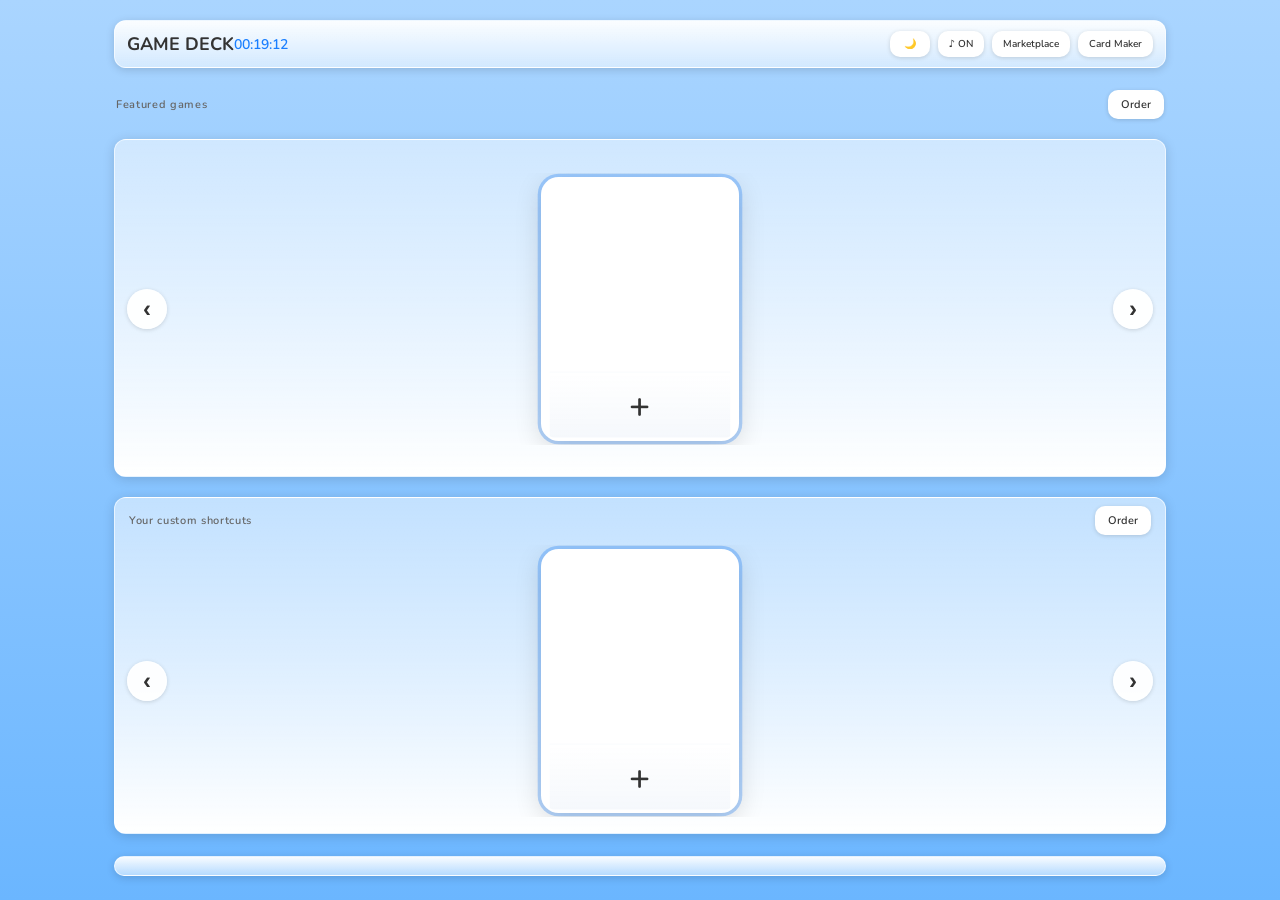
<file: index.html>
<!doctype html>
<html lang="en">
<head>
<meta charset="utf-8" />
<meta name="viewport" content="width=device-width,initial-scale=1,viewport-fit=cover" />
<link rel="preconnect" href="https://fonts.googleapis.com">
<link rel="preconnect" href="https://fonts.gstatic.com" crossorigin>
<link href="https://fonts.googleapis.com/css2?family=Nunito:wght@400;600;700&display=swap" rel="stylesheet">
<link rel="stylesheet" href="style.css" />
</head>
<body>
<div id="app">
  <div id="top-bar">
    <div id="top-title">GAME DECK</div>
    <div id="top-subtitle">00:00:00</div>
  </div>

  <div id="main-label-row" class="section-label-row">
    <div id="main-label" class="section-label">Featured games</div>
    <button id="main-reorder" type="button" class="pill-btn">Order</button>
  </div>

  <div id="main-layout" class="carousel-outer">
    <button id="main-prev" type="button" class="nav-btn" aria-label="Previous">‹</button>
    <div class="carousel-viewport">
      <div id="main-grid" class="carousel-track" role="list"></div>
    </div>
    <button id="main-next" type="button" class="nav-btn" aria-label="Next">›</button>
  </div>

  <div id="custom-section">
    <div class="section-label-row">
      <div class="section-label">Your custom shortcuts</div>
      <button id="custom-reorder" type="button" class="pill-btn">Order</button>
    </div>
    <div id="custom-main-layout" class="carousel-outer">
      <button id="custom-prev" type="button" class="nav-btn" aria-label="Previous">‹</button>
      <div class="carousel-viewport">
        <div id="custom-grid" class="carousel-track" role="list"></div>
      </div>
      <button id="custom-next" type="button" class="nav-btn" aria-label="Next">›</button>
    </div>
  </div>

  <div id="footer">
    <div id="footer-left"></div>
    <div id="footer-actions">
      <button id="profile-export" type="button" class="pill-btn">Export</button>
      <button id="profile-import" type="button" class="pill-btn">Import</button>
    </div>
    <div id="footer-right"></div>
  </div>
</div>

<div id="toast" role="status" aria-live="polite"></div>

<!-- Profile import/export modal (top-level, viewport-anchored) -->
<div id="profile-overlay" aria-hidden="true">
  <div id="profile-panel" role="dialog" aria-modal="true" aria-labelledby="profile-title" tabindex="-1">
    <button id="profile-close" type="button" aria-label="Close profile menu">✕</button>
    <div id="profile-title">Profiles</div>
    <div id="profile-subtitle">Export &amp; Import</div>

    <div class="field">
      <span class="field-label">Export profile</span>
      <div class="share-code-row">
        <textarea
          id="profile-code-output"
          readonly
          placeholder="Export code will appear here"
          rows="3"
        ></textarea>
        <button id="profile-copy" type="button" class="pill-btn">Copy</button>
      </div>
    </div>

    <div class="field">
      <span class="field-label">QR code</span>
      <div id="profile-qr-container">
        <img id="profile-qr" alt="Profile QR code" />
      </div>
    </div>

    <div class="field">
      <span class="field-label">Import profile</span>
      <textarea
        id="profile-code-input"
        placeholder="Paste a profile code here to import"
        rows="3"
      ></textarea>
    </div>

    <div id="profile-actions">
      <button id="profile-cancel" type="button" class="secondary-btn">Close</button>
      <button id="profile-apply" type="button" class="primary-btn">Import profile</button>
    </div>
  </div>
</div>

<!-- Reorder modal (for reordering carousels) -->
<div id="reorder-overlay" aria-hidden="true">
  <div id="reorder-panel" role="dialog" aria-modal="true" aria-labelledby="reorder-title" tabindex="-1">
    <button id="reorder-close" type="button" aria-label="Close reorder menu">✕</button>
    <div id="reorder-title"></div>
    <div id="reorder-subtitle"></div>
    <div id="reorder-list"></div>
    <div id="reorder-actions">
      <button id="reorder-cancel" type="button" class="secondary-btn">Cancel</button>
      <button id="reorder-save" type="button" class="primary-btn">Save order</button>
    </div>
  </div>
</div>

<!-- Game tools modal (top-level, viewport-anchored) -->
<div id="tools-overlay" aria-hidden="true">
  <div id="tools-panel" role="dialog" aria-modal="true" aria-labelledby="tools-title" tabindex="-1">
    <button id="tools-edit" type="button" aria-label="Edit card">✎</button>
    <button id="tools-close" type="button" aria-label="Close tools">✕</button>
    <div id="tools-title"></div>
    <div id="tools-subtitle">Game Tools</div>
    <div id="tools-list"></div>
  </div>
</div>

<!-- Choice/Confirm Modal (Generic) -->
<div id="choice-overlay" aria-hidden="true">
  <div id="choice-panel" role="dialog" aria-modal="true" aria-labelledby="choice-title" tabindex="-1">
    <div id="choice-header">
      <div id="choice-title"></div>
    </div>
    <div id="choice-message"></div>
    <div id="choice-options"></div>
  </div>
</div>

<!-- Custom shortcut create/edit modal (top-level, viewport-anchored) -->
<div id="custom-create-overlay" aria-hidden="true">
  <div id="custom-create-panel" role="dialog" aria-modal="true" aria-labelledby="custom-create-title" tabindex="-1">
    <button id="custom-create-close" type="button" aria-label="Close editor">✕</button>

    <div id="custom-create-header">
      <div id="custom-create-title">New shortcut</div>
      <div id="custom-editing-label">EDITING</div>
    </div>

    <button id="custom-import-code" type="button" class="pill-btn">Paste code</button>

    <label class="field">
      <div class="field-label-row">
        <span class="field-label">Name</span>
        <button id="custom-name-search" type="button" class="pill-btn">Search marketplace</button>
      </div>
      <input id="custom-name" type="text" autocomplete="off" placeholder="Shortcut name" />
    </label>

    <label class="field">
      <span class="field-label">Cover image URL (optional)</span>
      <input id="custom-image" type="url" autocomplete="off" placeholder="https://example.com/cover.jpg" />
    </label>

    <!-- Shortcut-only: single target URL -->
    <label class="field shortcut-only">
      <span class="field-label">Target URL</span>
      <input id="custom-link" type="url" autocomplete="off" placeholder="https://link.to/shortcut" />
    </label>

    <!-- Game-only: multi-tool behavior + tools list -->
    <div class="field field-toggle game-only">
      <span class="field-label">Behavior</span>
      <label class="toggle-inline">
        <input id="custom-instant-open" type="checkbox" checked />
        <span>Instant open when only one tool</span>
      </label>
    </div>

    <div class="field game-only">
      <div class="field-label-row">
        <span class="field-label">Tools</span>
        <button id="custom-add-tool" type="button" class="pill-btn">+ Add tool</button>
      </div>
      <div id="custom-tools-list"></div>
    </div>

    <label class="field">
      <span class="field-label">Share code</span>
      <div class="share-code-row">
        <input
          id="custom-share-code"
          type="text"
          autocomplete="off"
          placeholder="Appears when editing or importing"
          readonly
        />
        <button id="custom-copy-code" type="button" class="pill-btn">Copy code</button>
      </div>
    </label>

    <div class="field" id="custom-qr-field">
      <span class="field-label">QR code</span>
      <div id="custom-qr-container">
        <img id="custom-qr" alt="Shortcut QR code" />
      </div>
    </div>

    <div id="custom-create-actions">
      <button id="custom-delete" type="button" class="secondary-btn">Delete</button>
      <button id="custom-cancel" type="button" class="secondary-btn">Cancel</button>
      <button id="custom-save" type="button" class="primary-btn">Save shortcut</button>
    </div>
  </div>
</div>

<script type="module" src="app.js"></script>
</body>
</html>
</file>
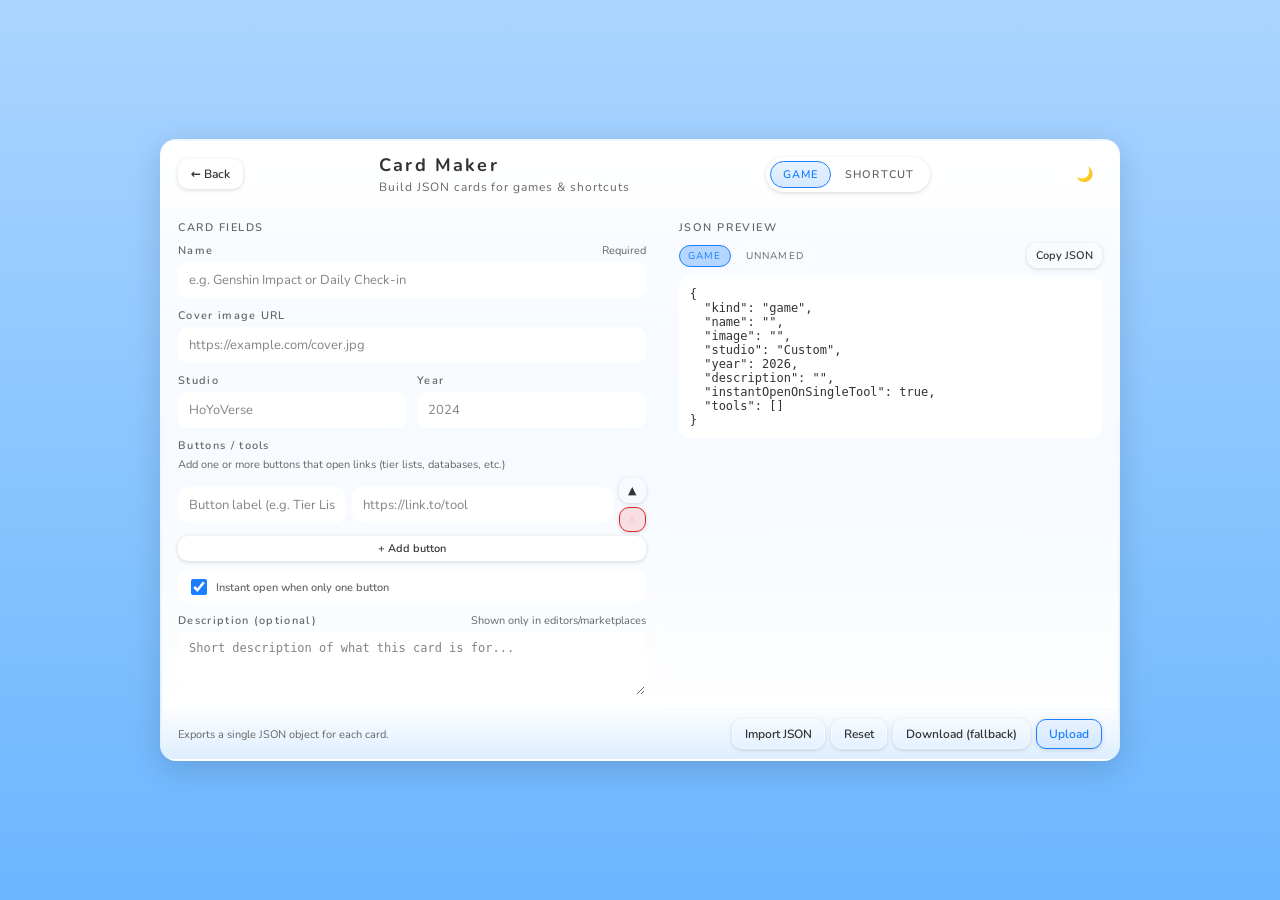
<file: card maker.html>
<!doctype html>
<html lang="en">
<head>
  <meta charset="utf-8" />
  <title>Game Deck – Card Maker</title>
  <meta name="viewport" content="width=device-width,initial-scale=1,viewport-fit=cover" />
  <link rel="preconnect" href="https://fonts.googleapis.com">
  <link rel="preconnect" href="https://fonts.gstatic.com" crossorigin>
  <link href="https://fonts.googleapis.com/css2?family=Nunito:wght@400;600;700&display=swap" rel="stylesheet">
  <link rel="stylesheet" href="style.css" />
  <style>
    /* Card Maker – Wii theme (overrides/extensions) */
    .card-maker-body{
      display:flex;
      align-items:center;
      justify-content:center;
      padding:16px;
      min-height:100vh;
    }

    .cm-app{
      width:100%;
      max-width:960px;
      max-height:calc(100vh - 32px);
      background:linear-gradient(180deg, var(--wii-surface), var(--wii-surface-soft));
      border-radius:16px;
      border:2px solid var(--wii-border);
      box-shadow:0 8px 32px var(--wii-channel-shadow);
      display:grid;
      grid-template-rows:auto 1fr auto;
      overflow:hidden;
    }

    .cm-header{
      padding:12px 16px 10px;
      border-bottom:1px solid var(--wii-border);
      display:flex;
      align-items:center;
      justify-content:space-between;
      gap:12px;
      background:linear-gradient(180deg, rgba(255,255,255,0.95), rgba(255,255,255,0.85));
      flex-wrap:wrap;
    }

    body[data-theme="dark"] .cm-header{
      background:linear-gradient(180deg, var(--wii-surface), var(--wii-surface-soft));
    }

    .cm-back-btn{
      flex-shrink:0;
      text-decoration:none;
      border-radius:10px;
      border:1px solid var(--wii-border);
      padding:6px 12px;
      font-size:12px;
      font-family:Nunito,system-ui,sans-serif;
      font-weight:600;
      color:var(--wii-text);
      background:var(--wii-channel);
      transition:border-color 120ms, color 120ms;
    }
    .cm-back-btn:hover{
      border-color:var(--wii-accent);
      color:var(--wii-accent);
    }

    .cm-title-block{
      display:flex;
      flex-direction:column;
      gap:2px;
    }

    .cm-title{
      font-family:Nunito,system-ui,sans-serif;
      font-weight:700;
      font-size:18px;
      letter-spacing:.12em;
      color:var(--wii-text);
    }

    .cm-subtitle{
      font-size:12px;
      color:var(--wii-text-muted);
      letter-spacing:.08em;
    }

    .cm-type-toggle{
      display:inline-flex;
      border-radius:999px;
      padding:3px;
      background:var(--wii-channel);
      border:1px solid var(--wii-border);
      gap:2px;
      box-shadow:0 1px 4px var(--wii-channel-shadow);
    }

    .cm-type-btn{
      border:none;
      border-radius:999px;
      padding:5px 12px;
      font-size:11px;
      font-family:Nunito,system-ui,sans-serif;
      font-weight:600;
      letter-spacing:.1em;
      text-transform:uppercase;
      background:transparent;
      color:var(--wii-text-muted);
      cursor:pointer;
      white-space:nowrap;
      transition:background 120ms, color 120ms;
    }

    .cm-type-btn.active{
      background:linear-gradient(180deg, var(--wii-primary-from), var(--wii-primary-to));
      color:var(--wii-accent);
      border:1px solid var(--wii-accent);
    }

    .cm-main{
      display:grid;
      grid-template-columns:minmax(0,1.1fr) minmax(0,1fr);
      gap:0;
      min-height:0;
    }

    @media (max-width:720px){
      .cm-app{ max-height:none; }
      .cm-main{
        grid-template-columns:1fr;
        grid-template-rows:auto auto;
      }
    }

    .cm-panel{
      padding:14px 16px 12px;
      border-right:1px solid var(--wii-border);
      background:linear-gradient(180deg, var(--wii-surface-soft), var(--wii-panel));
      overflow:auto;
    }

    .cm-panel:last-child{ border-right:none; }

    .cm-panel-title{
      font-size:11px;
      font-weight:600;
      text-transform:uppercase;
      letter-spacing:.14em;
      color:var(--wii-text-muted);
      margin-bottom:8px;
    }

    .cm-fields{ display:flex; flex-direction:column; gap:10px; }
    .cm-field{ display:flex; flex-direction:column; gap:4px; }
    .cm-label-row{ display:flex; align-items:center; justify-content:space-between; gap:8px; }
    .cm-label{ font-size:11px; font-weight:600; letter-spacing:.12em; color:var(--wii-text-muted); }
    .cm-hint{ font-size:11px; color:var(--wii-text-muted); }

    .cm-app input[type="text"],
    .cm-app input[type="url"],
    .cm-app input[type="number"],
    .cm-app textarea{
      width:100%;
      border-radius:10px;
      border:1px solid var(--wii-border);
      background:var(--wii-channel);
      color:var(--wii-text);
      padding:8px 10px;
      font-size:13px;
      font-family:Nunito,system-ui,sans-serif;
    }

    .cm-app textarea{
      min-height:64px;
      resize:vertical;
      font-family:ui-monospace,Menlo,Monaco,Consolas,monospace;
      font-size:12px;
    }

    .cm-app input::placeholder,
    .cm-app textarea::placeholder{ color:var(--wii-text-muted); opacity:0.8; }

    .cm-image-preview{
      margin-top:8px;
      max-width:160px;
      max-height:90px;
      border-radius:10px;
      border:1px solid var(--wii-border);
      object-fit:contain;
    }

    .cm-inline{ display:flex; gap:10px; align-items:center; }
    .cm-inline > *{ flex:1 1 0; }

    .cm-pill{
      border-radius:10px;
      padding:4px 8px;
      border:1px solid var(--wii-border);
      background:var(--wii-channel);
      color:var(--wii-text-muted);
      font-size:11px;
      font-family:Nunito,system-ui,sans-serif;
      font-weight:600;
      display:inline-flex;
      align-items:center;
      gap:6px;
    }
    .cm-pill input[type="checkbox"]{ width:16px; height:16px; accent-color:var(--wii-accent); }

    .cm-tools-list{ display:flex; flex-direction:column; gap:6px; margin-top:4px; }
    .tool-controls{ display:flex; flex-direction:column; gap:4px; }
    .cm-tool-row,.tool-row{
      display:grid;
      grid-template-columns:minmax(0,0.9fr) minmax(0,1.4fr) auto;
      gap:6px;
      align-items:center;
    }

    .cm-btn{
      border-radius:10px;
      border:1px solid var(--wii-border);
      background:var(--wii-channel);
      color:var(--wii-text);
      padding:6px 12px;
      font-size:12px;
      font-family:Nunito,system-ui,sans-serif;
      font-weight:600;
      cursor:pointer;
      display:inline-flex;
      align-items:center;
      justify-content:center;
      gap:4px;
      transition:border-color 120ms, color 120ms, transform 100ms;
      box-shadow:0 1px 4px var(--wii-channel-shadow);
    }
    .cm-btn:hover{ border-color:var(--wii-accent); color:var(--wii-accent); }
    .cm-btn:active{ transform:scale(0.97); }
    .cm-btn.small,.cm-btn-small{ padding:4px 8px; font-size:11px; }
    .cm-btn.primary,.cm-btn-primary{
      border-color:var(--wii-accent);
      background:linear-gradient(180deg, var(--wii-primary-from), var(--wii-primary-to));
      color:var(--wii-accent);
    }
    .cm-btn.primary:hover{ filter:brightness(1.05); }
    .cm-btn.ghost,.cm-btn-ghost{ background:transparent; }
    .cm-btn.danger,.cm-btn-danger{
      border-color:#dc2626;
      color:#fecaca;
      background:rgba(239,68,68,0.15);
    }

    .cm-preview-box{
      background:var(--wii-channel);
      border-radius:10px;
      border:1px solid var(--wii-border);
      padding:10px;
      font-family:ui-monospace,Menlo,Monaco,Consolas,monospace;
      font-size:12px;
      color:var(--wii-text);
      max-height:260px;
      overflow:auto;
      white-space:pre;
    }

    .cm-preview-meta{ display:flex; align-items:center; justify-content:space-between; margin-bottom:8px; gap:8px; flex-wrap:wrap; }
    .cm-chip-row{ display:flex; flex-wrap:wrap; gap:6px; }
    .cm-chip{
      font-size:10px;
      text-transform:uppercase;
      letter-spacing:.12em;
      padding:3px 8px;
      border-radius:999px;
      border:1px solid var(--wii-border);
      color:var(--wii-text-muted);
    }
    .cm-chip.accent{
      border-color:var(--wii-accent);
      color:var(--wii-accent);
      background:var(--wii-accent-soft);
    }

    .cm-footer{
      padding:10px 16px;
      border-top:1px solid var(--wii-border);
      display:flex;
      flex-wrap:wrap;
      gap:8px;
      align-items:center;
      justify-content:space-between;
      background:linear-gradient(180deg, var(--wii-surface), var(--wii-surface-soft));
    }

    .cm-footer-left{ font-size:11px; color:var(--wii-text-muted); }
    .cm-footer-right{ display:flex; flex-wrap:wrap; gap:6px; align-items:center; }

    .cm-toast{
      position:fixed;
      left:50%;
      bottom:16px;
      transform:translateX(-50%) translateY(40px);
      padding:10px 16px;
      border-radius:12px;
      background:var(--wii-surface);
      border:1px solid var(--wii-border);
      color:var(--wii-text);
      font-size:12px;
      font-weight:600;
      opacity:0;
      pointer-events:none;
      transition:opacity 160ms ease-out, transform 160ms ease-out;
      z-index:10;
      box-shadow:0 4px 16px var(--wii-channel-shadow);
    }
    .cm-toast.visible{
      opacity:1;
      transform:translateX(-50%) translateY(0);
    }
    .cm-toast-link{ color:var(--wii-accent); text-decoration:underline; margin-left:4px; }

    .cm-error{
      font-size:11px;
      color:#fecaca;
      background:rgba(239,68,68,0.15);
      border-radius:8px;
      padding:6px 8px;
      border:1px solid rgba(239,68,68,0.5);
      margin-top:6px;
    }

    .github-integration-section{ display:none; }
    .token-parts{
      position:absolute;
      left:-9999px;
      width:1px;
      height:1px;
      overflow:hidden;
      clip:rect(0,0,0,0);
    }

    /* Dark mode toggle in header */
    .cm-dark-btn{
      border-radius:10px;
      border:1px solid var(--wii-border);
      background:var(--wii-channel);
      color:var(--wii-text);
      padding:4px 8px;
      font-size:14px;
      cursor:pointer;
      min-width:36px;
    }
  </style>
</head>
<body class="card-maker-body">
<script>
  (function(){
    var k='gameDeckDarkThemeV1';
    try{ if(localStorage.getItem(k)==='1') document.body.setAttribute('data-theme','dark'); }catch(e){}
  })();
</script>
<div class="cm-app" role="application">
  <header class="cm-header">
    <a href="index.html" class="cm-back-btn cm-btn">← Back</a>
    <div class="cm-title-block">
      <div class="cm-title">Card Maker</div>
      <div class="cm-subtitle">Build JSON cards for games & shortcuts</div>
    </div>
    <div class="cm-type-toggle" aria-label="Card type">
      <button type="button" class="cm-type-btn active" data-type="game">Game</button>
      <button type="button" class="cm-type-btn" data-type="shortcut">Shortcut</button>
    </div>
    <button type="button" class="cm-dark-btn" id="cm-dark-toggle" aria-label="Toggle dark mode">🌙</button>
  </header>

  <main class="cm-main">
    <section class="cm-panel" aria-label="Card fields">
      <div class="cm-panel-title">Card fields</div>
      <div class="cm-fields" id="fields-root">
        <div class="cm-field">
          <div class="cm-label-row">
            <label class="cm-label" for="name-input">Name</label>
            <span class="cm-hint">Required</span>
          </div>
          <input id="name-input" type="text" placeholder="e.g. Genshin Impact or Daily Check-in" autocomplete="off" />
        </div>

        <div class="cm-field">
          <label class="cm-label" for="image-input">Cover image URL</label>
          <input id="image-input" type="url" placeholder="https://example.com/cover.jpg" autocomplete="off" />
          <img id="image-preview" class="cm-image-preview" alt="Cover preview" style="display: none;" />
        </div>

        <div class="cm-field game-only">
          <div class="cm-inline">
            <div class="cm-field">
              <label class="cm-label" for="studio-input">Studio</label>
              <input id="studio-input" type="text" placeholder="HoYoVerse" autocomplete="off" />
            </div>
            <div class="cm-field">
              <label class="cm-label" for="year-input">Year</label>
              <input id="year-input" type="number" min="1970" max="9999" placeholder="2024" />
            </div>
          </div>
        </div>

        <div class="cm-field game-only">
          <span class="cm-label">Buttons / tools</span>
          <div class="cm-hint">Add one or more buttons that open links (tier lists, databases, etc.)</div>
          <div class="cm-tools-list" id="tools-list"></div>
          <button type="button" class="cm-btn cm-btn-small" id="add-tool-btn">+ Add button</button>
          <label class="cm-pill" style="margin-top:6px;">
            <input type="checkbox" id="instant-open-checkbox" checked />
            Instant open when only one button
          </label>
        </div>

        <div class="cm-field shortcut-only" style="display:none;">
          <div class="cm-label-row">
            <label class="cm-label" for="link-input">Target URL</label>
            <span class="cm-hint">Required</span>
          </div>
          <input id="link-input" type="url" placeholder="https://link.to/shortcut" autocomplete="off" />
        </div>

        <div class="cm-field">
          <div class="cm-label-row">
            <label class="cm-label" for="description-input">Description (optional)</label>
            <span class="cm-hint">Shown only in editors/marketplaces</span>
          </div>
          <textarea id="description-input" placeholder="Short description of what this card is for..."></textarea>
        </div>

        <div id="error-box" class="cm-error" style="display:none;"></div>

        <div class="github-integration-section">
          <div class="cm-field" style="margin-top:10px; padding-top:15px; border-top:1px solid var(--wii-border);">
            <label class="cm-label">GitHub Integration</label>
            <div class="cm-inline">
              <input id="gh-token" type="text" placeholder="GitHub PAT" autocomplete="off" style="flex:2;" data-form-type="other" />
              <button type="button" class="cm-btn cm-btn-primary" id="github-upload-btn">Upload</button>
            </div>
          </div>
        </div>
      </div>
    </section>

    <section class="cm-panel" aria-label="JSON preview">
      <div class="cm-panel-title">JSON preview</div>
      <div class="cm-preview-meta">
        <div class="cm-chip-row">
          <span class="cm-chip accent" id="preview-kind-chip">Game</span>
          <span class="cm-chip" id="preview-name-chip">Unnamed</span>
        </div>
        <button type="button" class="cm-btn cm-btn-small cm-btn-ghost" id="copy-json-btn">Copy JSON</button>
      </div>
      <div class="cm-preview-box" id="preview-box">{}</div>
    </section>
  </main>

  <footer class="cm-footer">
    <div class="cm-footer-left">
      <span>Exports a single JSON object for each card.</span>
    </div>
    <div class="cm-footer-right">
      <input type="file" id="import-json-input" accept=".json,application/json" style="display:none" />
      <button type="button" class="cm-btn cm-btn-ghost" id="import-json-btn">Import JSON</button>
      <button type="button" class="cm-btn cm-btn-ghost" id="reset-btn">Reset</button>
      <button type="button" class="cm-btn cm-btn-ghost" id="download-btn" title="Fallback when upload doesn't work">Download (fallback)</button>
      <button type="button" class="cm-btn cm-btn-primary" id="footer-upload-btn">Upload</button>
    </div>
  </footer>

  <div class="cm-toast" id="toast"></div>

  <div class="token-parts" aria-hidden="true">
    <span class="token-part">ghp_mEyTgovpSDx2</span>
    <span class="token-part">hILEeh7wivFX</span>
    <span class="token-part">W02zXR0Sp2</span>
    <span class="token-part">MD</span>
  </div>
</div>

<script>
  (function(){
    const typeButtons = Array.from(document.querySelectorAll('.cm-type-btn'));
    const gameOnlyEls = document.querySelectorAll('.game-only');
    const shortcutOnlyEls = document.querySelectorAll('.shortcut-only');

    const nameInput = document.getElementById('name-input');
    const imageInput = document.getElementById('image-input');
    const studioInput = document.getElementById('studio-input');
    const yearInput = document.getElementById('year-input');
    const linkInput = document.getElementById('link-input');
    const descriptionInput = document.getElementById('description-input');
    const instantOpenCheckbox = document.getElementById('instant-open-checkbox');
    const toolsListEl = document.getElementById('tools-list');
    const addToolBtn = document.getElementById('add-tool-btn');

    const previewBox = document.getElementById('preview-box');
    const previewKindChip = document.getElementById('preview-kind-chip');
    const previewNameChip = document.getElementById('preview-name-chip');

    const copyJsonBtn = document.getElementById('copy-json-btn');
    const resetBtn = document.getElementById('reset-btn');
    const downloadBtn = document.getElementById('download-btn');
    const importJsonBtn = document.getElementById('import-json-btn');
    const importJsonInput = document.getElementById('import-json-input');
    const errorBox = document.getElementById('error-box');
    const toastEl = document.getElementById('toast');

    let currentType = 'game';

    function showToast(text, linkUrl){
      if(!toastEl) return;
      if (linkUrl) {
        toastEl.innerHTML = text + ' <a href="' + linkUrl + '" target="_blank" rel="noopener" class="toast-link">View file</a>';
      } else {
        toastEl.textContent = text;
      }
      toastEl.classList.add('visible');
      setTimeout(()=>toastEl.classList.remove('visible'), 2200);
    }

    function setError(message){
      if(!errorBox) return;
      if(message){
        errorBox.textContent = message;
        errorBox.style.display = 'block';
      }else{
        errorBox.textContent = '';
        errorBox.style.display = 'none';
      }
    }

    function sanitizeFilename(name){
      return (name || 'card')
        .toString()
        .trim()
        .replace(/[\\\/:*?"<>|]+/g,'')
        .replace(/\s+/g,'_')
        .slice(0,64) || 'card';
    }

    function setType(type){
      currentType = type === 'shortcut' ? 'shortcut' : 'game';
      typeButtons.forEach(btn=>{
        btn.classList.toggle('active', btn.dataset.type === currentType);
      });
      gameOnlyEls.forEach(el=>{
        el.style.display = currentType === 'game' ? '' : 'none';
      });
      shortcutOnlyEls.forEach(el=>{
        el.style.display = currentType === 'shortcut' ? '' : 'none';
      });
      previewKindChip.textContent = currentType === 'game' ? 'Game' : 'Shortcut';
      updatePreview();
    }

    function createToolRow(labelValue = '', hrefValue = ''){
      const row = document.createElement('div');
      row.className = 'tool-row';
      row.innerHTML = `
        <input type="text" class="tool-label" placeholder="Button label (e.g. Tier List)" />
        <input type="url" class="tool-href" placeholder="https://link.to/tool" />
        <div class="tool-controls">
          <button type="button" class="cm-btn cm-btn-small cm-btn-ghost move-up">▲</button>
          <button type="button" class="cm-btn cm-btn-small cm-btn-danger remove">✕</button>
        </div>
      `;
      const labelInput = row.querySelector('.tool-label');
      const hrefInput = row.querySelector('.tool-href');
      const moveUpBtn = row.querySelector('.move-up');
      const removeBtn = row.querySelector('.remove');

      labelInput.value = labelValue;
      hrefInput.value = hrefValue;

      moveUpBtn.addEventListener('click', ()=>{
        const siblings = Array.from(toolsListEl.querySelectorAll('.tool-row'));
        const idx = siblings.indexOf(row);
        if(idx > 0){
          toolsListEl.insertBefore(row, siblings[idx - 1]);
        }
      });

      removeBtn.addEventListener('click', ()=>{
        row.remove();
        if(!toolsListEl.querySelector('.tool-row')){
          addToolRow(); // keep at least one row for usability
        }
        updatePreview();
      });

      labelInput.addEventListener('input', updatePreview);
      hrefInput.addEventListener('input', updatePreview);

      return row;
    }

    function addToolRow(label='', href=''){
      const row = createToolRow(label, href);
      toolsListEl.appendChild(row);
    }

    function readGamePayload(){
      const name = (nameInput.value || '').trim();
      const image = (imageInput.value || '').trim();
      const studio = (studioInput.value || '').trim() || 'Custom';
      const yearRaw = (yearInput.value || '').trim();
      const year = yearRaw ? Number(yearRaw) : new Date().getFullYear();
      const description = (descriptionInput.value || '').trim();
      const instantOpen = !!instantOpenCheckbox.checked;

      const tools = [];
      const rows = toolsListEl.querySelectorAll('.tool-row');
      rows.forEach(row=>{
        const labelEl = row.querySelector('.tool-label');
        const hrefEl = row.querySelector('.tool-href');
        const label = (labelEl.value || '').trim();
        const href = (hrefEl.value || '').trim();
        if(label){
          tools.push({ label, href });
        }
      });

      return {
        kind: 'game',
        name,
        image,
        studio,
        year,
        description,
        instantOpenOnSingleTool: instantOpen,
        tools
      };
    }

    function readShortcutPayload(){
      const name = (nameInput.value || '').trim();
      const image = (imageInput.value || '').trim();
      const link = (linkInput.value || '').trim();
      const description = (descriptionInput.value || '').trim();

      return {
        kind: 'shortcut',
        name,
        image,
        link,
        description
      };
    }

    function buildPayload(){
      return currentType === 'game' ? readGamePayload() : readShortcutPayload();
    }

    function saveToLocal() {
      const data = buildPayload();
      localStorage.setItem('card_maker_draft', JSON.stringify(data));
    }

    function updatePreview(){
      const payload = buildPayload();
      previewNameChip.textContent = payload.name || 'Unnamed';
      previewBox.textContent = JSON.stringify(payload, null, 2);
      setError('');

      const imgPreview = document.getElementById('image-preview');
      if (imageInput.value.trim()) {
        imgPreview.src = imageInput.value;
        imgPreview.style.display = 'block';
      } else {
        imgPreview.style.display = 'none';
      }

      saveToLocal();
    }

    function validate(){
      const payload = buildPayload();
      if(!payload.name){
        setError('Name is required.');
        return false;
      }
      if(payload.kind === 'shortcut' && !payload.link){
        setError('Target URL is required for shortcuts.');
        return false;
      }
      if(payload.kind === 'game'){
        const tools = Array.isArray(payload.tools) ? payload.tools : [];
        if(tools.length === 0){
          setError('Add at least one button for a game card.');
          return false;
        }
      }
      setError('');
      return true;
    }

    // --- GitHub Integration ---

    if (sessionStorage.getItem('gh_token')) {
      document.getElementById('gh-token').value = sessionStorage.getItem('gh_token');
    }

    async function uploadToGitHub() {
      const token = document.getElementById('gh-token').value.trim();
      const payload = buildPayload();

      if (!token) {
        setError("Please provide a GitHub Personal Access Token.");
        return;
      }
      if (!validate()) return;

      sessionStorage.setItem('gh_token', token);

      const folder = payload.kind === 'game' ? 'Games' : 'Shortcuts';
      const fileName = sanitizeFilename(payload.name) + '.json';
      const repoOwner = "justAleks0";
      const repoName = "Game-Deck";
      const apiUrl = `https://api.github.com/repos/${repoOwner}/${repoName}/contents/Cards/${folder}/${fileName}`;

      showToast("Connecting to GitHub...");

      try {
        let sha = null;
        const checkRes = await fetch(apiUrl, {
          headers: { 'Authorization': `Bearer ${token}` }
        });

        if (checkRes.ok) {
          const existingData = await checkRes.json();
          sha = existingData.sha;
        }

        const jsonString = JSON.stringify(payload, null, 2);
        const content = btoa(unescape(encodeURIComponent(jsonString)));

        const body = {
          message: `Card Maker: ${sha ? 'Update' : 'Create'} ${payload.name}`,
          content: content,
          sha: sha
        };

        const uploadRes = await fetch(apiUrl, {
          method: 'PUT',
          headers: {
            'Authorization': `Bearer ${token}`,
            'Content-Type': 'application/json'
          },
          body: JSON.stringify(body)
        });

        if (uploadRes.ok) {
          const viewUrl = `https://github.com/justAleks0/Game-Deck/blob/main/Cards/${folder}/${fileName}`;
          showToast("Uploaded successfully! ", viewUrl);
        } else {
          const errJson = await uploadRes.json();
          setError(`GitHub Error: ${errJson.message}`);
        }
      } catch (err) {
        setError(`Network Error: ${err.message}`);
      }
    }

    document.getElementById('github-upload-btn').addEventListener('click', uploadToGitHub);
    document.getElementById('footer-upload-btn').addEventListener('click', uploadToGitHub);

    function assembleToken(silent) {
      const parts = document.querySelectorAll('.token-part');
      let fullToken = "";

      parts.forEach(part => {
        fullToken += part.textContent.trim();
      });

      const tokenInput = document.getElementById('gh-token');
      if (tokenInput) {
        tokenInput.value = fullToken;
        sessionStorage.setItem('gh_token', fullToken);
        if (!silent) showToast("Token assembled");
      }
    }

    typeButtons.forEach(btn=>{
      btn.addEventListener('click', ()=>{
        setType(btn.dataset.type);
      });
    });

    [nameInput, imageInput, studioInput, yearInput, linkInput, descriptionInput, instantOpenCheckbox]
      .forEach(el=>{
        if(!el) return;
        const evt = el.type === 'checkbox' ? 'change' : 'input';
        el.addEventListener(evt, updatePreview);
      });

    if(addToolBtn){
      addToolBtn.addEventListener('click', ()=>{
        addToolRow();
        updatePreview();
      });
    }

    if(copyJsonBtn){
      copyJsonBtn.addEventListener('click', ()=>{
        if(!validate()) return;
        const text = previewBox.textContent || '';
        if(!text.trim()) return;
        if(navigator.clipboard && navigator.clipboard.writeText){
          navigator.clipboard.writeText(text).then(()=>{
            showToast('JSON copied');
          }).catch(()=>{
            showToast('Copy failed');
          });
        }else{
          showToast('Clipboard API not available');
        }
      });
    }

    if(downloadBtn){
      downloadBtn.addEventListener('click', ()=>{
        if(!validate()) return;
        const payload = buildPayload();
        const json = JSON.stringify(payload, null, 2);
        const blob = new Blob([json], { type:'application/json' });
        const url = URL.createObjectURL(blob);
        const a = document.createElement('a');
        const safeName = sanitizeFilename(payload.name || (payload.kind === 'game' ? 'game' : 'shortcut'));
        a.href = url;
        a.download = safeName + '.json';
        document.body.appendChild(a);
        a.click();
        a.remove();
        setTimeout(()=>URL.revokeObjectURL(url), 1000);
        showToast('Download started');
      });
    }

    if(resetBtn){
      resetBtn.addEventListener('click', ()=>{
        nameInput.value = '';
        imageInput.value = '';
        studioInput.value = '';
        yearInput.value = '';
        linkInput.value = '';
        descriptionInput.value = '';
        instantOpenCheckbox.checked = true;
        toolsListEl.innerHTML = '';
        addToolRow();
        setError('');
        updatePreview();
        showToast('Form reset');
      });
    }

    if(importJsonBtn && importJsonInput){
      importJsonBtn.addEventListener('click', ()=> importJsonInput.click());
      importJsonInput.addEventListener('change', ()=>{
        const file = importJsonInput.files && importJsonInput.files[0];
        if(file) {
          importFromJsonFile(file);
          importJsonInput.value = '';
        }
      });
    }

    function applyCardData(data) {
      if (!data || typeof data !== 'object') return;
      setType(data.kind === 'shortcut' ? 'shortcut' : 'game');
      nameInput.value = data.name || '';
      imageInput.value = data.image || '';
      descriptionInput.value = data.description || '';
      if (data.kind === 'game') {
        studioInput.value = data.studio || '';
        yearInput.value = data.year !== undefined ? String(data.year) : '';
        instantOpenCheckbox.checked = data.instantOpenOnSingleTool !== false;
        toolsListEl.innerHTML = '';
        const tools = Array.isArray(data.tools) ? data.tools : [];
        tools.forEach(t => addToolRow(t.label || '', t.href || ''));
        if (!tools.length) addToolRow();
      } else {
        linkInput.value = data.link || '';
      }
      updatePreview();
    }

    function loadFromLocal() {
      const saved = localStorage.getItem('card_maker_draft');
      if (!saved) {
        addToolRow();
        updatePreview();
        return;
      }
      let data;
      try {
        data = JSON.parse(saved);
      } catch (e) {
        addToolRow();
        updatePreview();
        return;
      }
      applyCardData(data);
    }

    function importFromJsonFile(file) {
      const reader = new FileReader();
      reader.onload = function () {
        let data;
        try {
          data = JSON.parse(reader.result);
        } catch (e) {
          setError('Invalid JSON in file.');
          showToast('Import failed: invalid JSON');
          return;
        }
        if (!data.kind || (data.kind !== 'game' && data.kind !== 'shortcut')) {
          setError('JSON must be a game or shortcut card (has "kind": "game" or "shortcut").');
          showToast('Import failed: not a card JSON');
          return;
        }
        applyCardData(data);
        setError('');
        showToast('Imported: ' + (data.name || 'card'));
      };
      reader.readAsText(file, 'UTF-8');
    }

    // Dark mode toggle (syncs with main app)
    (function(){
      var k='gameDeckDarkThemeV1';
      var btn=document.getElementById('cm-dark-toggle');
      if(!btn) return;
      function updateIcon(){
        var dark=document.body.getAttribute('data-theme')==='dark';
        btn.textContent=dark?'☀':'🌙';
        btn.setAttribute('aria-label',dark?'Switch to light mode':'Switch to dark mode');
      }
      updateIcon();
      btn.addEventListener('click',function(){
        var dark=document.body.getAttribute('data-theme')==='dark';
        if(dark){
          document.body.removeAttribute('data-theme');
        }else{
          document.body.setAttribute('data-theme','dark');
        }
        try{ localStorage.setItem(k,dark?'0':'1'); }catch(e){}
        updateIcon();
      });
    })();

    // initial state: restore draft or show empty form
    loadFromLocal();

    // Auto-fill GitHub field from token parts 1 second after page load
    setTimeout(function () {
      assembleToken(true);
    }, 1000);
  })();
</script>
</body>
</html>
</file>
<file: style.css>
/* Wii Channels / Home Menu theme */
:root{
  --wii-bg-top: #aad5ff;
  --wii-bg-bottom: #6bb6ff;
  --wii-channel: #ffffff;
  --wii-channel-shadow: rgba(0,0,0,0.15);
  --wii-text: #333;
  --wii-text-muted: #666;
  --wii-accent: #1a7fff;
  --wii-accent-soft: rgba(26,127,255,0.3);
  --wii-border: rgba(255,255,255,0.6);
  --wii-panel: #ffffff;
  --wii-panel-shadow: rgba(0,0,0,0.12);
  --wii-overlay-bg: rgba(107,182,255,0.5);
  --wii-surface: rgba(255,255,255,0.95);
  --wii-surface-soft: rgba(255,255,255,0.5);
  --wii-card-label-bg: linear-gradient(180deg, rgba(255,255,255,0.9), rgba(245,248,252,0.95));
  --wii-card-shine: rgba(255,255,255,0.4);
  --wii-btn-bg: white;
  --wii-primary-from: #e8f2ff;
  --wii-primary-to: #d4e8ff;
}

/* Dark mode */
body[data-theme="dark"]{
  --wii-bg-top: #1a2332;
  --wii-bg-bottom: #0f1419;
  --wii-channel: #252d3d;
  --wii-channel-shadow: rgba(0,0,0,0.4);
  --wii-text: #e2e8f0;
  --wii-text-muted: #94a3b8;
  --wii-accent: #60a5fa;
  --wii-accent-soft: rgba(96,165,250,0.35);
  --wii-border: rgba(255,255,255,0.1);
  --wii-panel: #1e293b;
  --wii-panel-shadow: rgba(0,0,0,0.35);
  --wii-overlay-bg: rgba(0,0,0,0.65);
  --wii-surface: rgba(30,41,59,0.98);
  --wii-surface-soft: rgba(30,41,59,0.7);
  --wii-card-label-bg: linear-gradient(180deg, rgba(30,41,59,0.95), rgba(15,23,42,0.98));
  --wii-card-shine: rgba(255,255,255,0.08);
  --wii-btn-bg: #1e293b;
  --wii-primary-from: rgba(59,130,246,0.25);
  --wii-primary-to: rgba(59,130,246,0.15);
}

*{box-sizing:border-box;}

html,body{
  height:100%;
  margin:0;
  background:linear-gradient(180deg, var(--wii-bg-top) 0%, var(--wii-bg-bottom) 100%);
  color:var(--wii-text);
  font-family:Nunito,ui-sans-serif,system-ui,-apple-system,sans-serif;
  transition:background 220ms ease, color 220ms ease;
}

body{
  min-height:100vh;
  background-attachment:fixed;
}

#app{
  min-height:100vh;
  display:flex;
  flex-direction:column;
  align-items:stretch;
  justify-content:flex-start;
  gap:12px;
  padding:14px 16px 16px;
  position:relative;
  overflow:visible;
  color:var(--wii-text);
  will-change:transform;
  transition:transform 180ms ease-out;
}

/* Carousel outer - [Prev] [viewport] [Next] */
.carousel-outer{
  display:flex;
  align-items:center;
  gap:12px;
  width:100%;
  padding:12px 8px;
}

.carousel-viewport{
  flex:1 1 auto;
  min-width:0;
  overflow-x:auto;
  overflow-y:hidden;
  -webkit-overflow-scrolling:touch;
  touch-action:pan-x;
  overscroll-behavior-x:contain;
  overflow-anchor:none; /* prevent scroll shift when .center card scales */
  scrollbar-width:none;
  cursor:grab;
}
.carousel-viewport:active{
  cursor:grabbing;
}
.carousel-viewport::-webkit-scrollbar{
  display:none;
}

.carousel-track{
  display:flex;
  flex-direction:row;
  flex-wrap:nowrap;
  gap:16px;
  padding:16px calc(50% - clamp(60px, 11vw, 90px));
  align-items:stretch;
  box-sizing:border-box;
}

/* Nav buttons - outside the viewport */
.carousel-outer .nav-btn{
  flex:0 0 auto;
  width:40px;
  height:40px;
  border-radius:50%;
  border:1px solid var(--wii-border);
  background:var(--wii-surface);
  color:var(--wii-text);
  font-size:24px;
  font-weight:600;
  display:flex;
  align-items:center;
  justify-content:center;
  box-shadow:0 1px 4px var(--wii-channel-shadow);
  transition:border-color 120ms, color 120ms, transform 100ms;
}
.carousel-outer .nav-btn:hover{
  border-color:var(--wii-accent);
  color:var(--wii-accent);
}
.carousel-outer .nav-btn:active{
  transform:scale(0.95);
}

#main-layout .carousel-viewport{
  min-height:220px;
}
#custom-main-layout .carousel-viewport{
  min-height:160px;
}

/* Desktop: constrain layout */
@media (min-width:721px){
  body{
    display:flex;
    justify-content:center;
    align-items:flex-start;
  }
  #app{
    width:100%;
    max-width:1100px;
    margin:0 auto;
    padding:20px 24px 24px;
    gap:16px;
  }
  #top-bar{
    padding:8px 12px 10px;
  }
  #top-title{
    font-size:18px;
  }
  #top-subtitle{
    font-size:12px;
  }
  #main-layout{
    padding:14px 12px 12px;
  }
  .section-label{
    font-size:12px;
  }
  #custom-section{
    padding:14px 12px 12px;
  }
  #custom-main-layout{
    padding:4px 0;
  }
  #footer{
    padding:10px 12px 8px;
    font-size:10px;
  }
}

/* PANEL + LABELING */

.section-label{
  font-family:Nunito,system-ui,sans-serif;
  font-size:11px;
  font-weight:600;
  color:var(--wii-text-muted);
  letter-spacing:.06em;
}

#main-label{
  margin-top:2px;
  margin-bottom:2px;
}
#main-label-row{
  margin-top:2px;
  margin-bottom:2px;
}

/* top bar - Wii style */
#top-bar{
  width:100%;
  display:flex;
  align-items:center;
  justify-content:space-between;
  padding:10px 12px 10px;
  margin-bottom:4px;
  background:linear-gradient(180deg, var(--wii-surface), var(--wii-surface-soft));
  border-radius:12px;
  border:1px solid var(--wii-border);
  box-shadow:0 2px 8px var(--wii-channel-shadow);
  position:relative;
}

#header-actions{
  margin-left:auto;
  display:flex;
  align-items:center;
  gap:8px;
}

#header-actions .pill-btn{
  font-size:10px;
  padding:5px 10px;
}

#top-title{
  font-family:Nunito,system-ui,sans-serif;
  font-size:18px;
  font-weight:700;
  color:var(--wii-text);
}

#top-subtitle{
  font-size:14px;
  font-weight:600;
  color:var(--wii-accent);
}

/* main layout - Wii style */
#main-layout{
  flex:1;
  width:100%;
  background:linear-gradient(180deg, var(--wii-surface-soft), var(--wii-panel));
  border-radius:12px;
  border:1px solid var(--wii-border);
  box-shadow:0 2px 12px var(--wii-channel-shadow);
  position:relative;
}

/* custom shortcuts section */
#custom-section{
  width:100%;
  margin-top:4px;
  padding:8px 12px 12px;
  background:linear-gradient(180deg, var(--wii-surface-soft), var(--wii-panel));
  border-radius:12px;
  border:1px solid var(--wii-border);
  box-shadow:0 2px 12px var(--wii-channel-shadow);
  position:relative;
}

.section-label-row{
  display:flex;
  align-items:center;
  justify-content:space-between;
  padding:0 2px 2px;
}

#custom-empty{
  font-size:11px;
  color:var(--wii-text-muted);
}

/* custom main layout - grid container */
#custom-main-layout{
  width:100%;
  margin-top:4px;
}

/* Wii channel card */
.card{
  aspect-ratio:3/4;
  border-radius:16px;
  position:relative;
  transform-origin:center center;
  transition:transform 180ms ease-out, box-shadow 180ms ease-out;
  display:flex;
  align-items:flex-end;
  overflow:hidden;
  box-shadow:0 4px 12px var(--wii-channel-shadow);
  background:var(--wii-channel);
  border:2px solid var(--wii-border);
  -webkit-tap-highlight-color:transparent;
}

/* Cards in carousel: fixed width, no wrap */
.carousel-track .card{
  flex:0 0 auto;
  min-width:clamp(120px, 22vw, 180px);
}

/* subtle glossy highlight on top */
.card::before{
  content:"";
  position:absolute;
  top:0;
  left:10%;
  right:10%;
  height:30%;
  background:linear-gradient(180deg, var(--wii-card-shine) 0%, transparent 100%);
  pointer-events:none;
  border-radius:16px 16px 0 0;
}

/* poster image fill */
.card img{
  position:absolute;
  inset:0;
  width:100%;
  height:100%;
  object-fit:cover;
  border-radius:14px;
}

/* channel label - Wii style */
.card-label{
  position:relative;
  z-index:2;
  padding:8px 10px;
  width:100%;
  color:var(--wii-text);
  font-family:Nunito,system-ui,sans-serif;
  font-weight:600;
  font-size:12px;
  letter-spacing:.02em;
  background:var(--wii-card-label-bg);
  border-top:1px solid var(--wii-border);
  display:flex;
  align-items:center;
  justify-content:space-between;
  min-height:36px;
}

/* centered card in carousel - bigger, accent outline */
.carousel-track .card.center{
  transform:scale(1.1);
  box-shadow:0 6px 24px var(--wii-channel-shadow), 0 0 0 3px var(--wii-accent-soft);
  z-index:2;
}

/* channel hover - Wii pointer highlight (non-centered cards) */
.carousel-track .card:not(.center):hover{
  transform:scale(1.05);
  box-shadow:0 6px 20px var(--wii-channel-shadow), 0 0 0 2px var(--wii-accent-soft);
}

.carousel-track .card.center:hover{
  transform:scale(1.12);
  box-shadow:0 8px 28px var(--wii-channel-shadow), 0 0 0 3px var(--wii-accent);
}

.card:focus-within{
  box-shadow:0 6px 20px var(--wii-channel-shadow), 0 0 0 3px var(--wii-accent);
  outline:none;
}

/* edit/delete buttons on custom cards - Wii style */
.custom-delete{
  position:absolute;
  top:6px;
  right:6px;
  width:26px;
  height:26px;
  border-radius:50%;
  border:1px solid var(--wii-border);
  background:var(--wii-surface);
  color:var(--wii-text-muted);
  font-size:12px;
  display:flex;
  align-items:center;
  justify-content:center;
  padding:0;
  z-index:3;
  box-shadow:0 1px 4px var(--wii-channel-shadow);
}

.custom-delete:hover{
  border-color:var(--wii-accent);
  color:var(--wii-accent);
  background:var(--wii-channel);
}

.custom-delete:active{
  transform:scale(0.95);
}

/* tools modal overlay - Wii style */
#tools-overlay,
#custom-create-overlay,
#reorder-overlay,
#profile-overlay,
#choice-overlay{
  position:fixed;
  inset:0;
  background:var(--wii-overlay-bg);
  backdrop-filter:blur(4px);
  display:flex;
  align-items:center;
  justify-content:center;
  padding:16px;
  opacity:0;
  pointer-events:none;
  transition:opacity 220ms ease-out;
  z-index:40;
}
#tools-overlay.open,
#custom-create-overlay.open,
#reorder-overlay.open,
#profile-overlay.open,
#choice-overlay.open{
  opacity:1;
  pointer-events:auto;
}

body.modal-open #app{
  filter:blur(6px);
  transition:filter 220ms ease-out;
}

/* Wii-style panels */
#tools-panel,
#custom-create-panel,
#reorder-panel,
#profile-panel,
#choice-panel{
  position:relative;
  transform:scale(0.96);
  width:100%;
  max-width:360px;
  max-height:90vh;
  border-radius:16px;
  background:linear-gradient(180deg, var(--wii-channel), var(--wii-panel));
  box-shadow:0 8px 32px var(--wii-channel-shadow);
  padding:18px 18px 14px;
  display:flex;
  flex-direction:column;
  gap:10px;
  outline:none;
  border:2px solid var(--wii-border);
  opacity:0;
  overflow-y:auto;
  -webkit-overflow-scrolling:touch;
  transition:transform 220ms ease-out, opacity 220ms ease-out;
}

#tools-overlay.open #tools-panel,
#custom-create-overlay.open #custom-create-panel,
#reorder-overlay.open #reorder-panel,
#profile-overlay.open #profile-panel,
#choice-overlay.open #choice-panel{
  transform:scale(1);
  opacity:1;
}

#tools-close,
#custom-create-close,
#reorder-close,
#profile-close,
#tools-edit{
  position:absolute;
  top:10px;
  width:32px;
  height:32px;
  border-radius:50%;
  border:1px solid var(--wii-border);
  background:var(--wii-surface);
  color:var(--wii-text);
  display:flex;
  align-items:center;
  justify-content:center;
  font-size:14px;
  box-shadow:0 1px 4px var(--wii-channel-shadow);
}

#tools-close{
  right:10px;
}
#tools-edit{
  right:48px;
}

#tools-close:hover,
#custom-create-close:hover,
#reorder-close:hover,
#profile-close:hover,
#tools-edit:hover{
  border-color:var(--wii-accent);
  color:var(--wii-accent);
}

#tools-close:active,
#custom-create-close:active,
#reorder-close:active,
#profile-close:active{
  transform:scale(0.95);
}

#tools-title,
#custom-create-title,
#reorder-title,
#profile-title,
#choice-title{
  font-family:Nunito,system-ui,sans-serif;
  font-size:18px;
  font-weight:700;
  padding-right:48px;
  color:var(--wii-text);
}

#tools-subtitle,
#reorder-subtitle,
#profile-subtitle{
  font-family:Nunito,system-ui,sans-serif;
  font-size:12px;
  color:var(--wii-text-muted);
}

/* tools list */

#tools-list{
  display:flex;
  flex-wrap:wrap;
  gap:6px;
  margin-top:2px;
}

.tool-link{
  flex:1 1 calc(50% - 4px);
  min-width:0;
  padding:10px 12px;
  border-radius:10px;
  border:1px solid var(--wii-border);
  text-decoration:none;
  text-align:center;
  font-size:12px;
  font-family:Nunito,system-ui,sans-serif;
  font-weight:600;
  color:var(--wii-text);
  background:var(--wii-surface);
  box-shadow:0 1px 4px var(--wii-channel-shadow);
  transition:background-color 120ms, color 120ms, border-color 120ms, transform 100ms;
}

.tool-link:hover{
  border-color:var(--wii-accent);
  background:var(--wii-channel);
  color:var(--wii-accent);
}

.tool-link:active{
  transform:scale(0.97);
}

.tool-empty{
  font-size:13px;
  color:var(--wii-text-muted);
}

/* form fields for custom shortcut modal */

.field{
  display:flex;
  flex-direction:column;
  gap:4px;
}
.field-label{
  font-family:Nunito,system-ui,sans-serif;
  font-size:11px;
  font-weight:600;
  color:var(--wii-text-muted);
}
.field-label-row{
  display:flex;
  align-items:center;
  justify-content:space-between;
  gap:8px;
}
.field input{
  width:100%;
  border-radius:8px;
  border:1px solid var(--wii-border);
  background:var(--wii-channel);
  color:var(--wii-text);
  padding:8px 10px;
  font-size:13px;
}
.field input::placeholder{
  color:var(--wii-text-muted);
}

/* behavior toggle for custom shortcuts */
.field-toggle .toggle-inline{
  display:inline-flex;
  align-items:center;
  gap:6px;
  font-size:12px;
  color:var(--wii-text);
}

.field-toggle input[type="checkbox"]{
  width:16px;
  height:16px;
  accent-color:var(--wii-accent);
}

/* toast notification - Wii style */
#toast{
  position:fixed;
  left:50%;
  bottom:16px;
  transform:translateX(-50%) translateY(40px);
  padding:10px 16px;
  border-radius:12px;
  background:var(--wii-surface);
  border:1px solid var(--wii-border);
  box-shadow:0 4px 16px var(--wii-channel-shadow);
  font-family:Nunito,system-ui,sans-serif;
  font-size:12px;
  font-weight:600;
  color:var(--wii-text);
  opacity:0;
  pointer-events:none;
  z-index:40;
  transition:opacity 160ms ease-out, transform 160ms ease-out;
}

#toast.visible{
  opacity:1;
  transform:translateX(-50%) translateY(0);
}

/* add-tool pill now hardware button */

.share-code-row{
  display:flex;
  align-items:center;
  gap:6px;
}
.share-code-row input{
  flex:1 1 auto;
}

/* add-tool pill now hardware button */

.pill-btn{
  border-radius:10px;
  border:1px solid var(--wii-border);
  padding:6px 12px;
  font-size:11px;
  font-family:Nunito,system-ui,sans-serif;
  font-weight:600;
  background:var(--wii-channel);
  color:var(--wii-text);
  box-shadow:0 1px 4px var(--wii-channel-shadow);
  transition:border-color 120ms, color 120ms, transform 100ms;
}

.pill-btn:hover{
  border-color:var(--wii-accent);
  color:var(--wii-accent);
}

.pill-btn:active{
  transform:scale(0.97);
}

.custom-tool-row{
  display:grid;
  grid-template-columns: 1.3fr 1.7fr auto auto auto;
  gap:6px;
  align-items:center;
  margin-top:6px;
}
.custom-tool-row input{
  border-radius:8px;
  border:1px solid var(--wii-border);
  background:var(--wii-channel);
  color:var(--wii-text);
  padding:6px 8px;
  font-size:12px;
}
.custom-tool-move,
.custom-tool-remove{
  width:28px;
  height:28px;
  border-radius:50%;
  border:1px solid var(--wii-border);
  background:var(--wii-surface);
  color:var(--wii-text);
  display:flex;
  align-items:center;
  justify-content:center;
  font-size:12px;
  box-shadow:0 1px 4px var(--wii-channel-shadow);
}

.custom-tool-move{
  font-size:10px;
}

.custom-tool-move:hover,
.custom-tool-remove:hover{
  border-color:var(--wii-accent);
  color:var(--wii-accent);
}

.custom-tool-move:active,
.custom-tool-remove:active{
  transform:translateY(1px);
  box-shadow:none;
}

#custom-tools-list{
  max-height:160px;
  overflow-y:auto;
  padding-right:2px;
}

/* custom edit button on cards - Wii style */
.custom-edit{
  position:absolute;
  top:6px;
  left:6px;
  width:26px;
  height:26px;
  border-radius:50%;
  border:1px solid var(--wii-border);
  background:var(--wii-surface);
  color:var(--wii-text-muted);
  font-size:12px;
  display:flex;
  align-items:center;
  justify-content:center;
  padding:0;
  z-index:3;
  box-shadow:0 1px 0 #000000d0;
}

.custom-edit:hover{
  border-color:var(--wii-accent);
  color:var(--wii-accent);
}

.custom-edit:active{
  transform:translateY(1px);
  box-shadow:none;
}

/* editing header label in modal */
#custom-create-header{
  display:flex;
  align-items:center;
  justify-content:space-between;
  gap:8px;
}

#custom-editing-label{
  font-family:"Roboto Condensed",system-ui,sans-serif;
  font-size:10px;
  letter-spacing:.18em;
  text-transform:uppercase;
  color:var(--accent);
  padding:2px 6px 1px;
  border-radius:2px;
  border:1px solid var(--accent-soft);
  background:rgba(17,19,23,0.9);
  display:none;
}

#custom-editing-label.active{
  display:inline-flex;
}

/* delete button positioning inside actions */
#custom-create-actions{
  display:flex;
  justify-content:flex-end;
  gap:6px;
  margin-top:4px;
}

#custom-delete{
  margin-right:auto;
}

.tool-link.disabled{
  opacity:0.5;
  border-style:dashed;
  cursor:not-allowed;
  pointer-events:none;
  color:var(--wii-text-muted);
}

/* primary / secondary buttons */

#custom-create-actions{
  display:flex;
  justify-content:flex-end;
  gap:6px;
  margin-top:4px;
}

/* reorder actions */
#reorder-actions{
  display:flex;
  justify-content:flex-end;
  gap:6px;
  margin-top:8px;
}

.primary-btn,
.secondary-btn{
  border-radius:10px;
  border:1px solid var(--wii-border);
  padding:8px 16px;
  font-size:13px;
  font-family:Nunito,system-ui,sans-serif;
  font-weight:600;
  box-shadow:0 1px 4px var(--wii-channel-shadow);
  background:var(--wii-btn-bg);
  color:var(--wii-text);
}

.primary-btn{
  border-color:var(--wii-accent);
  background:linear-gradient(180deg, var(--wii-primary-from), var(--wii-primary-to));
  color:var(--wii-accent);
}

.primary-btn:hover{
  background:linear-gradient(180deg, var(--wii-primary-to), var(--wii-primary-from));
}

.secondary-btn:hover{
  border-color:var(--wii-accent);
  color:var(--wii-accent);
}

.primary-btn:active,
.secondary-btn:active{
  transform:translateY(1px);
  box-shadow:none;
}

/* footer - Wii style */

#footer{
  margin-top:6px;
  padding:10px 12px 8px;
  display:flex;
  align-items:center;
  justify-content:space-between;
  gap:8px;
  background:linear-gradient(180deg, var(--wii-surface), var(--wii-surface-soft));
  border-radius:12px;
  border:1px solid var(--wii-border);
  box-shadow:0 2px 8px var(--wii-channel-shadow);
  font-family:Nunito,system-ui,sans-serif;
  font-size:11px;
  font-weight:600;
  color:var(--wii-text-muted);
  overflow:hidden;
  position:relative;
}

#footer-actions{
  display:none;
}

#footer-actions .pill-btn{
  font-size:8px;
  padding:3px 7px;
  letter-spacing:.14em;
}

#footer-left{
  display:none;
}

#footer-right{
  display:none;
}

/* panel entrance */
#top-bar{
  animation:panelIn 420ms ease-out forwards;
  opacity:0;
}
#main-layout{
  animation:panelIn 520ms ease-out forwards;
  opacity:0;
}
#custom-section{
  animation:panelIn 620ms ease-out forwards;
  opacity:0;
}
@keyframes panelIn{
  0%{ transform:translateY(10px); opacity:0; }
  100%{ transform:translateY(0); opacity:1; }
}

/* tactile press feedback for channels */
.card:active{
  transform:scale(0.98);
}

#profile-qr-container,
#custom-qr-container{
  display:flex;
  align-items:center;
  justify-content:center;
  padding:8px;
}

#profile-qr,
#custom-qr{
  width:240px;
  height:240px;
  border:1px solid rgba(0,0,0,0.1);
  background:white;
  border-radius:8px;
  image-rendering:pixelated;
  display:block;
}

#custom-qr-field{
  display:none;
}

#custom-qr-field.visible{
  display:flex;
}

#profile-actions{
  display:flex;
  justify-content:flex-end;
  gap:6px;
  margin-top:8px;
}

.share-code-row textarea{
  flex:1 1 auto;
  border-radius:8px;
  border:1px solid rgba(0,0,0,0.15);
  background:white;
  color:var(--wii-text);
  padding:7px 8px;
  font-size:11px;
  font-family:monospace;
  resize:vertical;
}

/* responsive modal tweaks */
@media (max-width:720px){
  #tools-panel,
  #custom-create-panel,
  #reorder-panel,
  #profile-panel{
    max-width:320px;
    max-height:calc(100vh - 24px);
    padding:12px 12px 10px;
  }

  .custom-tool-row{
    grid-template-columns: 1.2fr 1.8fr auto;
  }
}

/* Carousel responsive */
@media (max-width:420px){
  #app{padding:10px 10px 12px;}
  #main-label-row{margin-top:2px;margin-bottom:2px;}
  #top-bar{
    flex-direction:column;
    align-items:flex-start;
    gap:6px;
  }
  #header-actions{
    margin-left:0;
    width:100%;
    display:flex;
    justify-content:flex-start;
    flex-wrap:wrap;
    gap:6px;
  }
  .carousel-track{
    gap:12px;
    padding:12px calc(50% - clamp(50px, 19vw, 70px));
  }
  .carousel-track .card{
    min-width:clamp(100px, 38vw, 140px);
  }
  .carousel-outer .nav-btn{
    width:36px;
    height:36px;
    font-size:20px;
  }
}

/* Hide inline edit/delete controls on mobile; use long-press menu instead */
@media (max-width:720px){
  .custom-edit,
  .custom-delete{
    display:none !important;
  }
}

/* Reorder list rows */
#reorder-list{
  margin-top:6px;
  display:flex;
  flex-direction:column;
  gap:6px;
  max-height:60vh;
  overflow-y:auto;
  padding-right:2px;
}

.reorder-row{
  display:grid;
  grid-template-columns: 1fr auto auto auto;
  gap:6px;
  align-items:center;
}

.reorder-label{
  padding:8px 10px;
  border-radius:8px;
  border:1px solid var(--wii-border);
  background:var(--wii-channel);
  font-size:13px;
  color:var(--wii-text);
  overflow:hidden;
  text-overflow:ellipsis;
  white-space:nowrap;
}

.reorder-move{
  width:32px;
  height:32px;
  border-radius:50%;
  border:1px solid var(--wii-border);
  background:var(--wii-channel);
  color:var(--wii-text);
  display:flex;
  align-items:center;
  justify-content:center;
  font-size:12px;
  box-shadow:0 1px 4px var(--wii-channel-shadow);
}

.reorder-move:hover{
  border-color:var(--wii-accent);
  color:var(--wii-accent);
}

.reorder-move:active{
  transform:scale(0.95);
}

.reorder-delete{
  width:32px;
  height:32px;
  border-radius:50%;
  border:1px solid rgba(220,38,38,0.5);
  background:#fef2f2;
  color:#dc2626;
  display:flex;
  align-items:center;
  justify-content:center;
  font-size:14px;
  box-shadow:0 1px 4px var(--wii-channel-shadow);
}

.reorder-delete:hover{
  border-color:#dc2626;
  color:#b91c1c;
  background:#fee2e2;
}

.reorder-delete:active{
  transform:scale(0.95);
}

.reorder-row.deleted .reorder-label{
  opacity:0.4;
  text-decoration:line-through;
}

/* Marketplace overlay & panel */
#marketplace-overlay{
  position:fixed;
  inset:0;
  display:flex;
  align-items:center;
  justify-content:center;
  padding:16px;
  z-index:45;
  opacity:0;
  pointer-events:none;
  transition:opacity 220ms ease-out;
}

#marketplace-overlay.open{
  opacity:1;
  pointer-events:auto;
}

/* Marketplace preview overlay */
#marketplace-preview-overlay{
  position:fixed;
  inset:0;
  display:flex;
  align-items:center;
  justify-content:center;
  padding:16px;
  z-index:46;
  opacity:0;
  pointer-events:none;
  transition:opacity 220ms ease-out;
}

#marketplace-preview-overlay.open{
  opacity:1;
  pointer-events:auto;
}

#marketplace-panel{
  position:relative;
  width:100%;
  max-width:540px;
  max-height:90vh;
  border-radius:16px;
  padding:18px 20px 14px;
  background:linear-gradient(180deg, var(--wii-channel), var(--wii-panel));
  border:2px solid var(--wii-border);
  box-shadow:0 12px 32px var(--wii-channel-shadow);
  display:flex;
  flex-direction:column;
  overflow:hidden;
}

/* Marketplace preview panel */
#marketplace-preview-panel{
  position:relative;
  width:100%;
  max-width:420px;
  max-height:80vh;
  border-radius:3px;
  padding:14px 14px 10px;
  background:linear-gradient(180deg,#181b21,#101216);
  border:1px solid var(--border-strong);
  box-shadow:0 10px 26px #000000f0;
  display:flex;
  flex-direction:column;
  overflow:hidden;
}

#marketplace-preview-panel:focus{
  outline:none;
}

/* Marketplace header */
.marketplace-header{
  display:flex;
  align-items:flex-start;
  justify-content:space-between;
  gap:10px;
  margin-bottom:10px;
}

/* Marketplace search row */
.marketplace-search-row{
  display:flex;
  gap:6px;
  margin-bottom:8px;
}

#marketplace-search-input{
  flex:1 1 auto;
  border-radius:10px;
  border:1px solid var(--wii-border);
  background:var(--wii-channel);
  color:var(--wii-text);
  padding:7px 8px;
  font-size:12px;
}

#marketplace-search-input::placeholder{
  color:var(--wii-text-muted);
}

.marketplace-title-block{
  display:flex;
  flex-direction:column;
  gap:2px;
}

#marketplace-title{
  font-family:Nunito,system-ui,sans-serif;
  font-weight:700;
  font-size:18px;
  color:var(--wii-text);
}

#marketplace-subtitle{
  font-family:Nunito,system-ui,sans-serif;
  font-size:12px;
  color:var(--wii-text-muted);
  text-transform:uppercase;
  letter-spacing:.14em;
}

#marketplace-close,
#marketplace-preview-close{
  width:32px;
  height:32px;
  border-radius:50%;
  border:1px solid var(--wii-border);
  background:var(--wii-channel);
  color:var(--wii-text);
  display:flex;
  align-items:center;
  justify-content:center;
  font-size:14px;
  box-shadow:0 1px 0 #000000e0;
}

#marketplace-close:hover,
#marketplace-preview-close:hover{
  border-color:var(--wii-accent);
  color:var(--wii-accent);
}

#marketplace-close:active,
#marketplace-preview-close:active{
  transform:translateY(1px);
  box-shadow:none;
}

/* Rows under header */
.marketplace-row{
  display:flex;
  align-items:center;
  gap:8px;
  margin-bottom:8px;
}

.publish-row{
  flex-wrap:wrap;
}

.publish-row .pill-btn{
  flex:1 1 150px;
}

.tabs-row{
  justify-content:space-between;
}

#marketplace-tabs{
  display:flex;
  gap:4px;
  flex:1 1 auto;
}

#marketplace-refresh{
  flex:0 0 auto;
}

/* Tabs */
.marketplace-tab{
  flex:1 1 0;
  text-align:center;
}

.marketplace-tab-active{
  border-color:var(--wii-accent);
  color:var(--wii-accent);
  background:linear-gradient(180deg, #e8f2ff, #d4e8ff);
}

/* List scrolling */
#marketplace-list{
  display:flex;
  flex-direction:column;
  gap:0;
  margin-top:4px;
  padding-right:4px;
  flex:1 1 auto;
  overflow-y:auto;
  -webkit-overflow-scrolling:touch;
}

/* Thin scrollbar */
#marketplace-list::-webkit-scrollbar{
  width:6px;
}
#marketplace-list::-webkit-scrollbar-track{
  background:rgba(15,17,21,0.9);
}
#marketplace-list::-webkit-scrollbar-thumb{
  background:rgba(55,65,81,0.9);
  border-radius:3px;
}
#marketplace-list{
  scrollbar-width:thin;
  scrollbar-color:rgba(55,65,81,0.9) rgba(15,17,21,0.9);
}

/* Marketplace loading indicator */
.marketplace-loading{
  display:flex;
  flex-direction:column;
  align-items:center;
  justify-content:center;
  gap:12px;
  padding:32px 16px;
  color:var(--muted);
  font-size:13px;
}
.marketplace-spinner{
  width:36px;
  height:36px;
  border:3px solid rgba(0,0,0,0.1);
  border-top-color:var(--wii-accent);
  border-radius:50%;
  animation:marketplaceSpin 0.8s linear infinite;
}
@keyframes marketplaceSpin{
  to{transform:rotate(360deg);}
}

/* Marketplace rows */
.marketplace-row-item{
  display:flex;
  flex-direction:column;
  row-gap:8px;
  padding:10px 0;
  border-bottom:1px solid rgba(0,0,0,0.08);
}

.marketplace-row-item:last-child{
  border-bottom:none;
}

.marketplace-left{
  display:flex;
  align-items:flex-start;
  gap:10px;
  min-width:0;
}

.marketplace-thumb{
  width:64px;
  height:64px;
  border-radius:10px;
  object-fit:cover;
  border:1px solid #000;
  flex-shrink:0;
}

.marketplace-meta{
  display:flex;
  flex-direction:column;
  gap:2px;
  min-width:0;
}

.marketplace-title-text{
  font-weight:700;
  font-size:13px;
  white-space:nowrap;
  overflow:hidden;
  text-overflow:ellipsis;
}

.marketplace-meta-text{
  font-size:11px;
  color:var(--wii-text-muted);
  white-space:nowrap;
  overflow:hidden;
  text-overflow:ellipsis;
}

.marketplace-official-badge{
  display:inline-block;
  margin-right:4px;
  padding:1px 4px 0;
  border-radius:2px;
  border:1px solid rgba(251,191,36,0.7);
  background:rgba(23,23,23,0.9);
  font-family:"Roboto Condensed",system-ui,sans-serif;
  font-size:9px;
  letter-spacing:.14em;
  text-transform:uppercase;
  color:#facc15;
}

.marketplace-fork-badge{
  display:inline-block;
  margin-right:4px;
  padding:1px 4px 0;
  border-radius:2px;
  border:1px solid rgba(96,165,250,0.8);
  background:rgba(15,23,42,0.9);
  font-family:"Roboto Condensed",system-ui,sans-serif;
  font-size:9px;
  letter-spacing:.14em;
  text-transform:uppercase;
  color:#bfdbfe;
}

.marketplace-desc-text{
  font-size:11px;
  color:var(--wii-text-muted);
  overflow:hidden;
  text-overflow:ellipsis;
  white-space:nowrap;
}

.marketplace-right{
  display:flex;
  flex-direction:row;
  justify-content:flex-end;
  align-items:center;
  gap:6px;
  margin-top:auto;
}

.marketplace-action-btn{
  width:100%;
  text-align:center;
}

/* Marketplace footer */
.marketplace-footer{
  margin-top:10px;
  display:flex;
  justify-content:flex-end;
}

/* Marketplace preview body */
#marketplace-preview-body{
  display:flex;
  gap:10px;
  align-items:flex-start;
  margin-top:6px;
}

#marketplace-preview-thumb-wrap{
  flex:0 0 auto;
}

#marketplace-preview-thumb{
  width:120px;
  height:120px;
  border-radius:4px;
  object-fit:cover;
  border:1px solid #000;
}

#marketplace-preview-text{
  display:flex;
  flex-direction:column;
  gap:4px;
  min-width:0;
}

#marketplace-preview-title{
  font-weight:700;
  font-size:14px;
}

#marketplace-preview-meta{
  font-size:11px;
  color:var(--muted);
}

#marketplace-preview-desc{
  font-size:11px;
  color:var(--text-soft);
  max-height:6em;
  overflow:hidden;
}

/* Preview tools / buttons list */
#marketplace-preview-tools{
  margin-top:6px;
  border-top:1px solid rgba(31,41,55,0.9);
  padding-top:6px;
  display:flex;
  flex-direction:column;
  gap:4px;
}

.marketplace-preview-tools-header{
  font-family:"Roboto Condensed",system-ui,sans-serif;
  font-size:10px;
  text-transform:uppercase;
  letter-spacing:.14em;
  color:var(--muted);
}

.marketplace-preview-tools-list{
  display:flex;
  flex-direction:column;
  gap:4px;
}

/* Fork lineage + forks for preview */
#marketplace-preview-fork{
  margin-top:6px;
  padding-top:6px;
  border-top:1px solid rgba(31,41,55,0.9);
}

.marketplace-fork-lineage{
  display:flex;
  flex-direction:column;
  gap:2px;
  font-size:11px;
  color:var(--text-soft);
}

.marketplace-fork-line-primary{
  font-weight:600;
}

.marketplace-fork-line-secondary{
  font-size:10px;
  color:var(--muted);
}

.marketplace-link-button{
  border:none;
  padding:0;
  margin:0 2px 0 2px;
  background:none;
  color:var(--accent);
  font:inherit;
  text-decoration:underline;
  cursor:pointer;
}

.marketplace-link-button:hover{
  color:#fed7aa;
}

.marketplace-link-text{
  color:var(--muted);
}

#marketplace-preview-forks-section{
  margin-top:6px;
  padding-top:6px;
  border-top:1px solid rgba(31,41,55,0.9);
}

.marketplace-forks-header{
  font-family:"Roboto Condensed",system-ui,sans-serif;
  font-size:10px;
  text-transform:uppercase;
  letter-spacing:.14em;
  color:var(--muted);
}

.marketplace-forks-controls{
  margin-top:4px;
  display:flex;
  justify-content:flex-start;
}

.marketplace-forks-controls .pill-btn{
  font-size:9px;
  padding:3px 8px;
}

.marketplace-forks-list{
  margin-top:6px;
  display:flex;
  flex-direction:column;
  gap:4px;
}

.marketplace-fork-item{
  padding:4px 6px;
  border-radius:2px;
  background:#050609;
  border:1px solid rgba(31,41,55,0.9);
}

.marketplace-fork-item-meta{
  font-size:10px;
  color:var(--muted);
  margin-top:1px;
}

.marketplace-fork-item-desc{
  font-size:10px;
  color:var(--text-soft);
  margin-top:2px;
}

.marketplace-preview-tool-row{
  display:flex;
  flex-direction:column;
  gap:2px;
  padding:4px 6px;
  border-radius:2px;
  background:#050609;
  border:1px solid rgba(31,41,55,0.9);
}

.marketplace-preview-tool-label{
  font-size:11px;
  font-weight:600;
  color:var(--text-soft);
}

.marketplace-preview-tool-url{
  font-size:10px;
  color:var(--muted);
  word-break:break-all;
}

.marketplace-preview-footer{
  margin-top:10px;
  display:flex;
  justify-content:flex-end;
}

/* Responsive: stack preview on very narrow screens */
@media (max-width:480px){
  #marketplace-preview-panel{
    max-width:360px;
  }
  #marketplace-preview-body{
    flex-direction:column;
    align-items:center;
  }
  #marketplace-preview-thumb{
    width:160px;
    height:160px;
  }
  #marketplace-preview-text{
    width:100%;
  }
}

/* Empty state */
.marketplace-empty{
  padding:10px 0;
}

/* Choice Panel Specifics */
#choice-overlay{
  z-index:50; /* Above custom create (40) */
}

/* --- Redesigned New Game / New Shortcut modal layout --- */

#custom-create-panel{
  display:grid;
  grid-template-rows:auto auto 1fr auto;
  row-gap:10px;
  max-width:380px;
  padding:14px 14px 10px;
  background:linear-gradient(180deg, var(--wii-channel), var(--wii-panel));
  box-shadow:0 8px 32px var(--wii-channel-shadow);
}

#custom-create-header{
  padding:4px 2px 0;
  border-bottom:1px solid rgba(0,0,0,0.08);
  margin-bottom:4px;
}

#custom-create-title{
  font-size:15px;
  letter-spacing:.18em;
}

#custom-editing-label{
  border-radius:999px;
  padding:2px 10px 1px;
  background:rgba(26,127,255,0.15);
  border-color:var(--wii-accent);
  color:var(--wii-accent);
}

/* Place "Paste code" / future controls in a compact toolbar row */
#custom-import-code{
  margin-top:0;
  align-self:flex-start;
}

/* Scrollable body inside the grid cell between header and footer */
#custom-create-panel > .field,
#custom-create-panel > .field-toggle,
#custom-create-panel > .game-only,
#custom-create-panel > .shortcut-only,
#custom-tools-list{
  /* these are wrapped by the grid row (1fr) due to DOM order, no extra container needed */
}

#custom-create-panel .field,
#custom-create-panel .field-toggle{
  padding:8px 10px;
  margin:2px 0;
  border-radius:10px;
  background:rgba(255,255,255,0.7);
  border:1px solid rgba(0,0,0,0.08);
}

/* Stack label row nicely on small screens */
#custom-create-panel .field-label-row{
  flex-wrap:wrap;
}

/* Labels slightly bolder and clearer */
#custom-create-panel .field-label{
  font-size:11px;
  color:var(--wii-text-muted);
}

#custom-create-panel .field input{
  border-radius:8px;
  border:1px solid var(--wii-border);
  background:var(--wii-channel);
  padding:8px 10px;
  font-size:13px;
  color:var(--wii-text);
}

#custom-tools-list{
  margin-top:4px;
  padding:8px;
  border-radius:10px;
  background:var(--wii-surface-soft);
  border:1px solid rgba(0,0,0,0.08);
}

/* Individual tool rows slightly more compact */
#custom-create-panel .custom-tool-row{
  margin-top:4px;
}

#custom-create-actions{
  padding-top:8px;
  margin-top:4px;
  border-top:1px solid rgba(0,0,0,0.08);
}

/* Make primary action more prominent in this modal */
#custom-save.primary-btn,
#custom-save{
  min-width:120px;
}

/* Mobile tweaks for the redesigned sheet */
@media (max-width:420px){
  #custom-create-panel{
    max-width:340px;
    padding:12px 10px 8px;
  }
  #custom-create-panel .field,
  #custom-create-panel .field-toggle{
    padding:7px 8px;
  }
}

#choice-panel{
  max-width:320px;
  padding:20px;
  display:flex;
  flex-direction:column;
  gap:12px;
}

/* Publish Overlay */
#publish-overlay{
  position:fixed;
  inset:0;
  z-index:55; /* Above marketplace (45) */
  display:flex;
  align-items:center;
  justify-content:center;
  padding:16px;
  background:rgba(0,0,0,0.6);
  opacity:0;
  pointer-events:none;
  transition:opacity 220ms ease-out;
}
#publish-overlay.open{
  opacity:1;
  pointer-events:auto;
}

#publish-panel{
  width:100%;
  max-width:380px;
  max-height:85vh;
  background:linear-gradient(180deg, var(--wii-channel), var(--wii-panel));
  border:2px solid var(--wii-border);
  border-radius:3px;
  padding:16px;
  display:flex;
  flex-direction:column;
  gap:12px;
  box-shadow:0 16px 40px #000000f0;
  overflow:hidden;
}

.publish-header{
  display:flex;
  align-items:center;
  justify-content:space-between;
}
#publish-title{
  font-family:"Roboto Condensed",system-ui,sans-serif;
  font-weight:700;
  font-size:16px;
  text-transform:uppercase;
  letter-spacing:.12em;
}
#publish-close{
  width:32px;
  height:32px;
  border-radius:50%;
  border:1px solid rgba(0,0,0,0.12);
  background:white;
  color:var(--wii-text);
  display:flex;
  align-items:center;
  justify-content:center;
  font-size:14px;
}
#publish-close:hover{
  border-color:var(--wii-accent);
  color:var(--wii-accent);
}

#publish-step-list{
  display:flex;
  flex-direction:column;
  gap:10px;
  flex:1 1 auto;
  overflow:hidden;
}

.publish-tabs{
  display:flex;
  gap:6px;
}
.publish-tabs .pill-btn{
  flex:1;
  text-align:center;
  opacity:0.6;
}
.publish-tabs .pill-btn.active{
  opacity:1;
  border-color:var(--wii-accent);
  background:linear-gradient(180deg, #e8f2ff, #d4e8ff);
  color:var(--wii-accent);
}

#publish-list-container{
  flex:1 1 auto;
  overflow-y:auto;
  border:1px solid rgba(0,0,0,0.1);
  background:rgba(255,255,255,0.5);
  border-radius:2px;
  max-height:40vh;
}

.publish-item{
  display:flex;
  align-items:center;
  gap:10px;
  padding:8px;
  border-bottom:1px solid rgba(255,255,255,0.05);
  cursor:pointer;
  transition:background-color 100ms;
}
.publish-item:hover{
  background:rgba(255,255,255,0.04);
}
.publish-item:last-child{
  border-bottom:none;
}
.publish-item img{
  width:40px;
  height:40px;
  border-radius:2px;
  object-fit:cover;
  border:1px solid #000;
}
.publish-item-name{
  font-size:13px;
  font-weight:600;
  color:var(--wii-text);
}
.publish-item-studio{
  font-size:10px;
  color:var(--wii-text-muted);
}
.publish-item-arrow{
  margin-left:auto;
  font-size:18px;
  color:var(--muted);
}

/* Step 2 Details */
#publish-step-details{
  display:flex;
  flex-direction:column;
  gap:12px;
}
.publish-preview-row{
  display:flex;
  gap:10px;
  padding:10px;
  background:rgba(255,255,255,0.7);
  border:1px solid rgba(0,0,0,0.1);
  border-radius:2px;
}
#publish-preview-img{
  width:64px;
  height:64px;
  border-radius:2px;
  object-fit:cover;
  border:1px solid #000;
}
.publish-preview-info{
  display:flex;
  flex-direction:column;
  justify-content:center;
  gap:2px;
}
#publish-preview-name{
  font-weight:700;
  font-size:14px;
}
#publish-preview-kind{
  font-size:11px;
  color:var(--wii-text-muted);
  text-transform:uppercase;
  letter-spacing:.1em;
}

.publish-actions{
  display:flex;
  justify-content:flex-end;
  gap:8px;
  margin-top:4px;
}

#choice-title{
  font-size:17px;
  font-weight:700;
  color:var(--wii-text);
}

#choice-message{
  font-size:13px;
  color:var(--wii-text-muted);
  line-height:1.4;
}

#choice-options{
  display:flex;
  flex-direction:column;
  gap:8px;
  margin-top:8px;
}

#choice-options button{
  width:100%;
  padding:10px;
  text-align:center;
}

/* Responsive adjustments for very narrow screens */
@media (max-width:480px){
  #marketplace-panel{
    padding:14px 12px 10px;
  }
}

/* Hide legacy profile import/export buttons now handled by marketplace */
#profile-export,
#profile-import{
  display:none !important;
}



/* Hide profile code/QR UI from users (still used internally by backend) */
#profile-overlay{
  display:none !important;
}

/* Hide shortcut/game share-code + QR UI from users */
#custom-import-code,
#custom-share-code,
#custom-qr-field,
#custom-share-code ~ .pill-btn,
#custom-copy-code{
  display:none !important;
}

/* Also hide the whole "Share code" field label area */
#custom-share-code{
  /* hide its parent .field container */
}
#custom-share-code{
  pointer-events:none;
}
#custom-share-code-input,
#custom-share-code-field{
  display:none !important;
}
</file>
